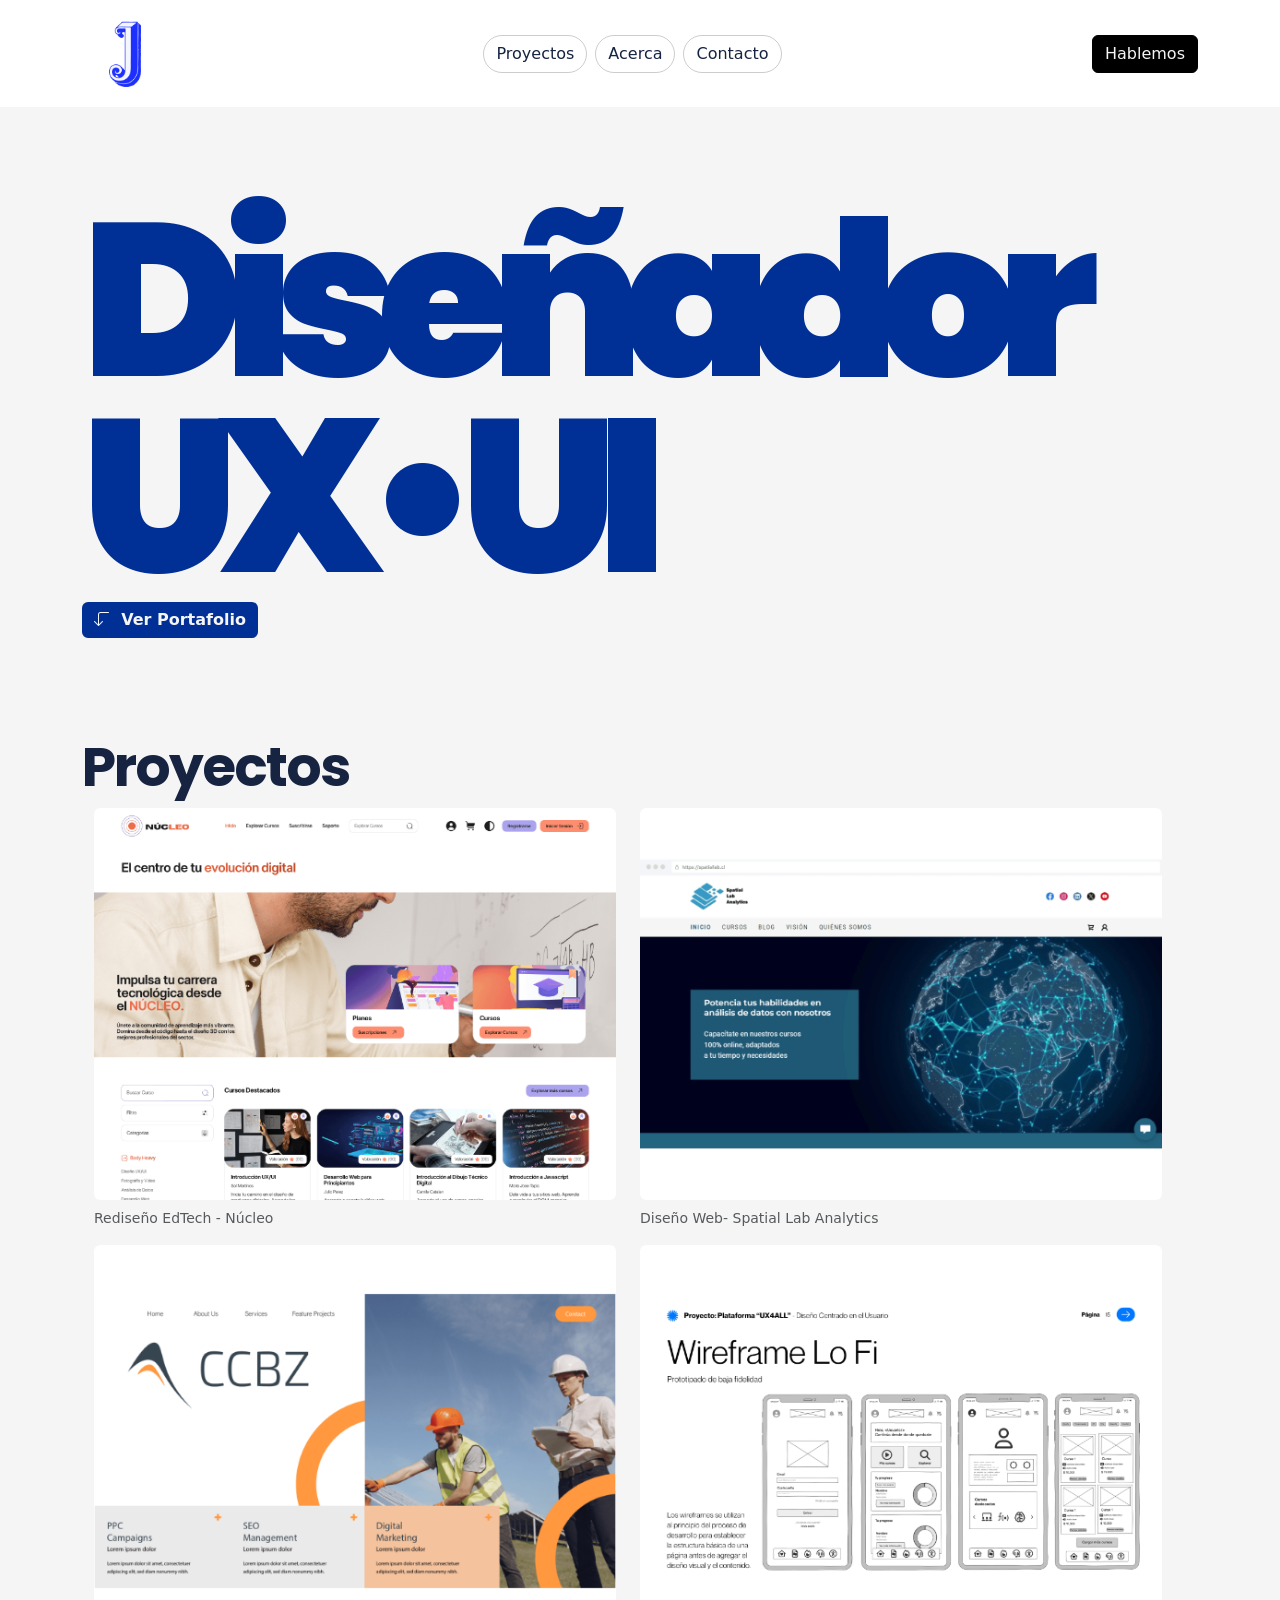
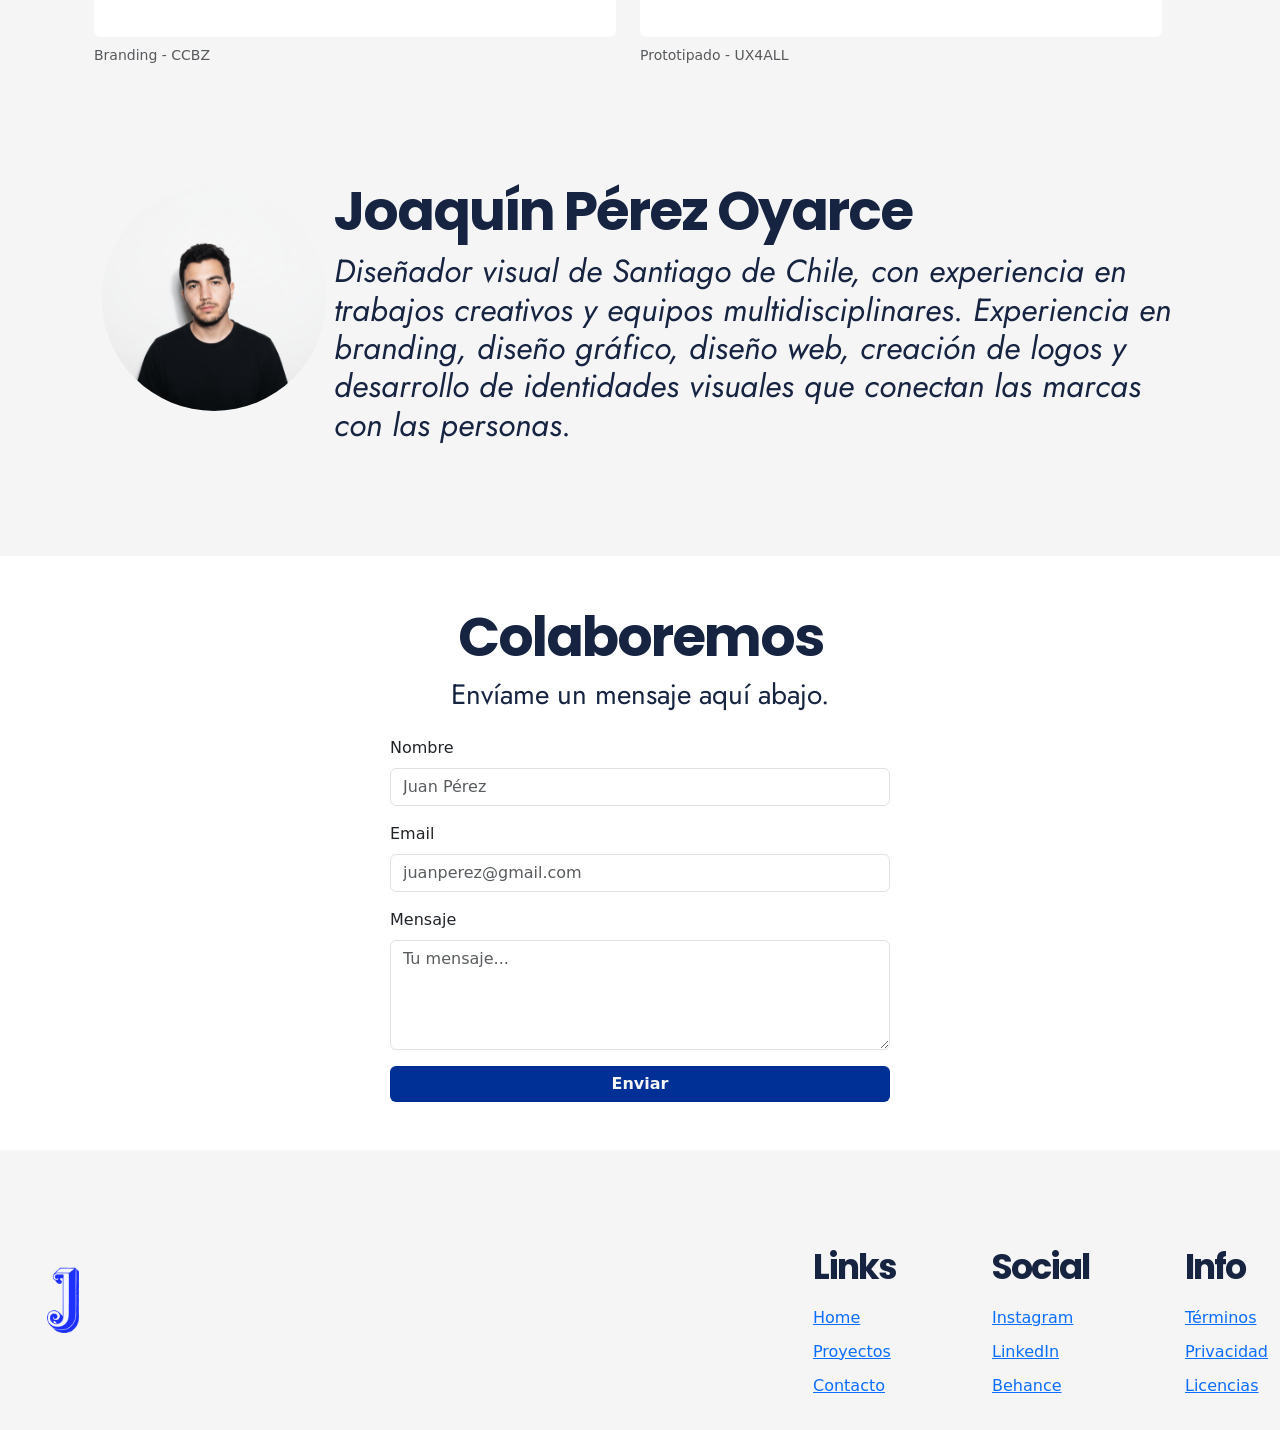
<file: index.html>
<!DOCTYPE html>
<html lang="es">

<head>
    <meta charset="UTF-8">
    <meta name="viewport" content="width=device-width, initial-scale=1.0">
    <title>Portafolio UX UI - Joaquín Pérez</title>
    <!-- links de Bootstrap -->
    <link href="https://cdn.jsdelivr.net/npm/bootstrap@5.3.3/dist/css/bootstrap.min.css" rel="stylesheet"
        integrity="sha384-QWTKZyjpPEjISv5WaRU9OFeRpok6YctnYmDr5pNlyT2bRjXh0JMhjY6hW+ALEwIH" crossorigin="anonymous">
    <script src="https://cdn.jsdelivr.net/npm/bootstrap@5.3.3/dist/js/bootstrap.bundle.min.js"
        integrity="sha384-YvpcrYf0tY3lHB60NNkmXc5s9fDVZLESaAA55NDzOxhy9GkcIdslK1eN7N6jIeHz"
        crossorigin="anonymous"></script>
    <link rel="stylesheet" href="https://cdn.jsdelivr.net/npm/bootstrap-icons@1.11.3/font/bootstrap-icons.min.css">
    <!-- link de CSS -->
    <link rel="stylesheet" href="./CSS/style.css">
    <!-- link typo "Poppins", "Jost" -->
    <link rel="preconnect" href="https://fonts.googleapis.com">
    <link rel="preconnect" href="https://fonts.gstatic.com" crossorigin>
    <link
        href="https://fonts.googleapis.com/css2?family=Jost:ital,wght@0,100..900;1,100..900&family=Poppins:ital,wght@0,100;0,200;0,300;0,400;0,500;0,600;0,700;0,800;0,900;1,100;1,200;1,300;1,400;1,500;1,600;1,700;1,800;1,900&display=swap"
        rel="stylesheet">
</head>

<body>
    <nav class="navbar navbar-expand-lg container-fluid">
        <div class="container text-center">
            <div class="">
                <img src="assets/img/logotipo_j.png" href="#home" alt="logotipo" width="91px">
            </div>
            <button class="navbar-toggler" type="button" data-bs-toggle="collapse" data-bs-target="#navbarNav"
                aria-controls="navbarNav" aria-expanded="false" aria-label="Toggle navigation">
                <span class="navbar-toggler-icon"></span>
            </button>
            <div class="collapse navbar-collapse justify-content-center" id="navbarNav">
                <ul class="navbar-nav">
                    <li class="nav-item">
                        <a class="btn btn-outline-primary" href="#proyectos" role="button">Proyectos</a>
                    </li>
                    <li class="nav-item">
                        <a class="btn btn-outline-primary" href="#acerca" role="button">Acerca</a>
                    </li>
                    <li class="nav-item">
                        <a class="btn btn-outline-primary" href="#contacto" role="button">Contacto</a>
                    </li>

                </ul>
            </div>
            <div>
                <a class="btn btn-info" href="#hablemos" role="button">Hablemos</a>
            </div>
        </div>
    </nav>

    <header class="container">
        <h1>Diseñador<br>UX•UI</h1>
        <a class="btn btn-primary" href="#proyectos" role="button"><i class="bi bi-arrow-90deg-down"></i>&nbsp Ver
            Portafolio</a>
    </header>

    <main>

        <section class="container">
            <div>
                <h2>Proyectos</h2>
            </div>
            <div class="proyectos row container-fluid d-flex">
                <aside class="col-sm-12 col-md-12 aside aside-1">
                    <figure class="figure">
                        <img src="assets/img/img_1_proyecto6.png" class="figure-img img-fluid rounded" alt="Proyecto 1"
                            width="566px" height="424.5px">
                        <figcaption class="figure-caption">Rediseño EdTech - Núcleo</figcaption>
                    </figure>
                </aside>
                <aside class="col-sm-12 col-md-12 aside aside-2">
                    <figure class="figure">
                        <img src="assets/img/img_2_proyecto6.png" class="figure-img img-fluid rounded" alt="Proyecto 2"
                            width="566px" height="424.5px">
                        <figcaption class="figure-caption">Diseño Web- Spatial Lab Analytics</figcaption>
                    </figure>
                </aside>
            </div>
            <div class="row container-fluid d-flex">
                <aside class="col-sm-12 col-md-12 aside aside-3">
                    <figure class="figure">
                        <img src="assets/img/img_3_proyecto6.png" class="figure-img img-fluid rounded" alt="Proyecto 3"
                            width="566px" height="424.5px">
                        <figcaption class="figure-caption">Branding - CCBZ</figcaption>
                    </figure>
                </aside>
                <aside class="col-sm-12 col-md-12 aside aside-4">
                    <figure class="figure">
                        <img src="assets/img/img_4_proyecto6.png" class="figure-img img-fluid rounded" alt="Proyecto 4"
                            width="566px" height="424.5px">
                        <figcaption class="figure-caption">Prototipado - UX4ALL</figcaption>
                    </figure>
                </aside>
            </div>
        </section>

        <section id="about" class="container">
            <div class="container-fluid d-flex">
                <div class="p-2 w-100">
                    <img src="assets/img/image-with-fallback.png" alt="Sobre Mi" class="img-fluid rounded-circle"
                        style="width: 271px;">
                </div>
                <ul class="nav flex-column-center" id="flex-column-info">
                    <h2>Joaquín Pérez Oyarce</h2>
                    <p class="text-about">Diseñador visual de Santiago de Chile, con experiencia en trabajos creativos y
                        equipos
                        multidisciplinares. Experiencia en branding, diseño gráfico, diseño web, creación de logos y
                        desarrollo
                        de identidades visuales que conectan las marcas con las personas.</p>
                </ul>
            </div>

        </section>

        <section id="contacto" class="contacto py-5 bg-white">
            <div class="container-fluid">
                <div class="mx-auto" style="max-width: 500px;">
                    <h2 class="text-center">Colaboremos</h2>
                    <p class="text-center mb-4">Envíame un mensaje aquí abajo.</p>

                    <form action="#" method="POST">
                        <div class="mb-3">
                            <label for="nombre" class="form-label">Nombre</label>
                            <input type="text" class="form-control" id="nombre" name="nombre" placeholder="Juan Pérez"
                                required>
                        </div>

                        <div class="mb-3">
                            <label for="email" class="form-label">Email</label>
                            <input type="email" class="form-control" id="email" name="email"
                                placeholder="juanperez@gmail.com" required>
                        </div>

                        <div class="mb-3">
                            <label for="mensaje" class="form-label">Mensaje</label>
                            <textarea class="form-control" id="mensaje" name="mensaje" rows="4"
                                placeholder="Tu mensaje..." required></textarea>
                        </div>

                        <div class="d-grid">
                            <button type="submit" class="btn btn-primary">Enviar</button>
                        </div>
                    </form>
                </div>
            </div>
        </section>


        <footer class="d-none d-lg-block container-fluid">
            <div class="d-flex">
                <div class="container-fluid p-2 w-100">
                    <img src="assets/img/logotipo_j.png" alt="logotipo" width="91px">
                </div>

                <ul class="nav flex-column" id="flex-column-1">
                    <h4>Links</h4>
                    <li class="nav-item">
                        <a href="#home" class="text-footer">Home</a>
                    </li>
                    <li class="nav-item">
                        <a href="#proyectos" class="text-footer">Proyectos</a>
                    </li>
                    <li class="nav-item">
                        <a href="#contacto" class="text-footer">Contacto</a>
                    </li>

                </ul>

                <ul class="nav flex-column" id="flex-column-2">
                    <h4>Social</h4>
                    <li class="nav-item">
                        <a href="#instagram" class="text-footer">Instagram</a>
                    </li>
                    <li class="nav-item">
                        <a href="#linkedin" class="text-footer">LinkedIn</a>
                    </li>
                    <li class="nav-item">
                        <a href="#behance" class="text-footer">Behance</a>
                    </li>
                </ul>

                <ul class="nav flex-column" id="flex-column-3">
                    <h4>Info</h4>
                    <li class="nav-item">
                        <a href="#terminos" class="text-footer">Términos</a>
                    </li>
                    <li class="nav-item">
                        <a href="#privacidad" class="text-footer">Privacidad</a>
                    </li>
                    <li class="nav-item">
                        <a href="#licencias" class="text-footer">Licencias</a>
                    </li>
                </ul>
            </div>
        </footer>
    </main>
</body>

</html>
</file>
<file: CSS/style.css>
/* Variantes de Color */
:root {
    --primary-color: #003096;
    --secondary-color: #162441;
    --bg-white: #F5F5F5;
    --bg-white-nav: #FFFFFF;
    --bt-bck-hover: #182849;

}

.navbar-expand-lg {
    background-color: var(--bg-white-nav);
    margin-bottom: 6em;
}

.navbar-nav {
    gap: 8px;
}

body {
    background-color: var(--bg-white);
    padding-bottom: 2em;
}

main {
    text-align: left;
    /* padding-left: 8em;
    padding-right: 8em; */
}

section {
    margin-top: 6em;
    margin-bottom: 6em;
}

.flex-column {
    gap: 10px;
    margin-left: 6em;
}

.formulario {
    background-color: var(--bg-white-nav);
    /* margin-top: -0.25rem !important; */
}

.contacto {
    padding: 10rem 0 10rem 0;
}

h1 {
    color: var(--primary-color);
    font-family: Poppins;
    font-size: 217.44px;
    font-style: normal;
    font-weight: 900;
    line-height: 195.696px;
    /* 90% */
    letter-spacing: -20px;
}

h2 {
    color: var(--secondary-color);
    font-family: Poppins;
    font-size: 55px;
    font-style: normal;
    font-weight: 700;
    line-height: 120%;
    /* 66px */
    letter-spacing: -2px;
}

h3 {
    color: var(--secondary-color);
    font-family: Poppins;
    font-size: 14px;
    font-style: normal;
    font-weight: 500;
    line-height: 20px;
    /* 142.857% */
}

h4 {
    color: var(--secondary-color);
    font-family: Poppins;
    font-size: 35px;
    font-style: normal;
    font-weight: 700;
    line-height: 120%;
    /* 42px */
    letter-spacing: -2px;
}

p {
    color: var(--secondary-color);
    font-family: Jost;
    font-size: 28px;
    font-style: normal;
    font-weight: 400;
    line-height: 120%;
    /* 33.6px */
}

.text-about {
    color: var(--secondary-color);
    font-family: Jost;
    font-size: 2rem;
    font-style: italic;
    font-weight: 400;
    line-height: 120%;
    /* 33.6px */
}

.btn-primary {
    --bs-btn-font-weight: 600;
    --bs-btn-color: var(--bg-white);
    --bs-btn-bg: var(--primary-color);
    --bs-btn-border-color: var(--bd-violet-bg);
    --bs-btn-hover-color: var(--bs-white);
    --bs-btn-hover-bg: var(--bt-bck-hover);
    --bs-btn-hover-border-color: #{shade-color($bd-violet, 10%)};
    --bs-btn-focus-shadow-rgb: var(--bd-violet-rgb);
    --bs-btn-active-color: var(--bs-btn-hover-color);
    --bs-btn-active-bg: #{shade-color($bd-violet, 20%)};
    --bs-btn-active-border-color: #{shade-color($bd-violet, 20%)};
}

.btn-outline-primary {
    border-radius: 16777200px;
    border: 1px solid rgba(0, 0, 0, 0.20);
    color: var(--secondary-color);
    --bs-btn-hover-bg: var(--primary-color);
    --bs-btn-hover-border-color: var(--primary-color);
}

.btn-info {
    background: #000;
    color: var(--bg-white);
    --bs-btn-border-color: #000;
    --bs-btn-hover-bg: var(--bg-white-nav);
    --bs-btn-hover-border-color: #{shade-color($bd-violet, 10%)};



}

.aside-1 {
    background: var(--bg-white);

}

.aside-2 {
    background: var(--bg-white);
}

.aside-3 {
    background: var(--bg-white);
}

.aside-4 {
    background: var(--bg-white)
}

@media all and (min-width: 600px) {
    .aside {
        flex: 1 0 0;
    }
}

@media all and (min-width: 800px) {
    .main {
        flex: 3 0px;
    }

    .aside-1 {
        order: 1;
    }

    .aside-2 {
        order: 2;
    }

    .aside-3 {
        order: 3;
    }

    .aside-4 {
        order: 4;
    }
}

/* Styles for tablets like iPad (Portrait) */
@media (min-width: 768px) and (max-width: 1024px) {

    h1 {
        color: var(--primary-color);
        font-family: Poppins;
        font-size: 140px;
        font-style: normal;
        font-weight: 900;
        line-height: 150px;
        /* 90% */
        letter-spacing: -12px;
    }

    h2 {
        color: var(--secondary-color);
        font-family: Poppins;
        font-size: 35px;
        font-style: normal;
        font-weight: 700;
        line-height: 120%;
        /* 66px */
        letter-spacing: -2px;
    }




}


/* Styles applied only when screen width is 768px or less */
@media screen and (max-width: 768px) {

    h1 {
        color: var(--primary-color);
        font-family: Poppins;
        font-size: 70px;
        font-style: normal;
        font-weight: 900;
        line-height: 80px;
        /* 90% */
        letter-spacing: -5px;
    }

    h2 {
        color: var(--secondary-color);
        font-family: Poppins;
        font-size: 35px;
        font-style: normal;
        font-weight: 700;
        line-height: 120%;
        /* 66px */
        letter-spacing: -2px;
    }

    h4 {
        color: var(--secondary-color);
        font-family: Poppins;
        font-size: 1rem;
        font-style: normal;
        font-weight: 700;
        line-height: 120%;
        /* 42px */
    }

    .text-about {
        color: var(--secondary-color);
        font-family: Jost;
        font-size: 1rem;
        font-style: italic;
        font-weight: 400;
        line-height: 120%;
        /* 33.6px */
    }


}
</file>
